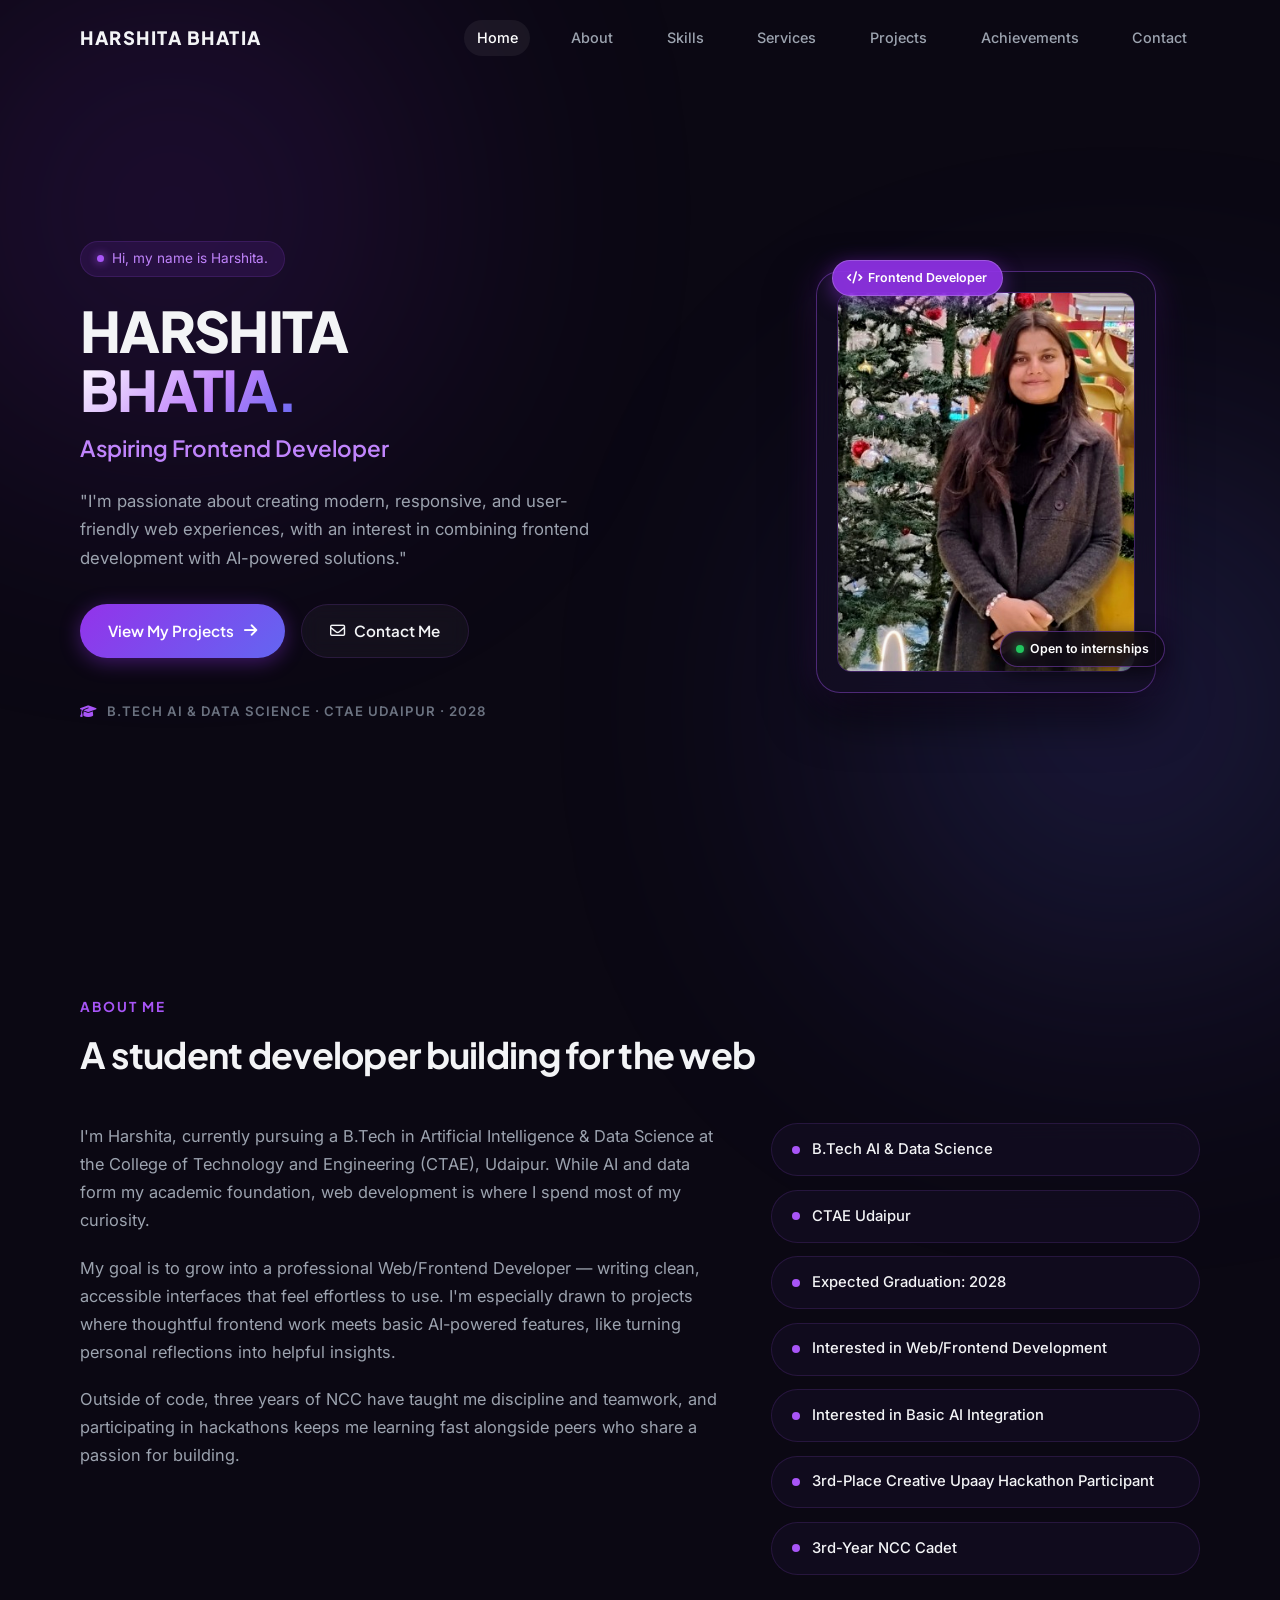
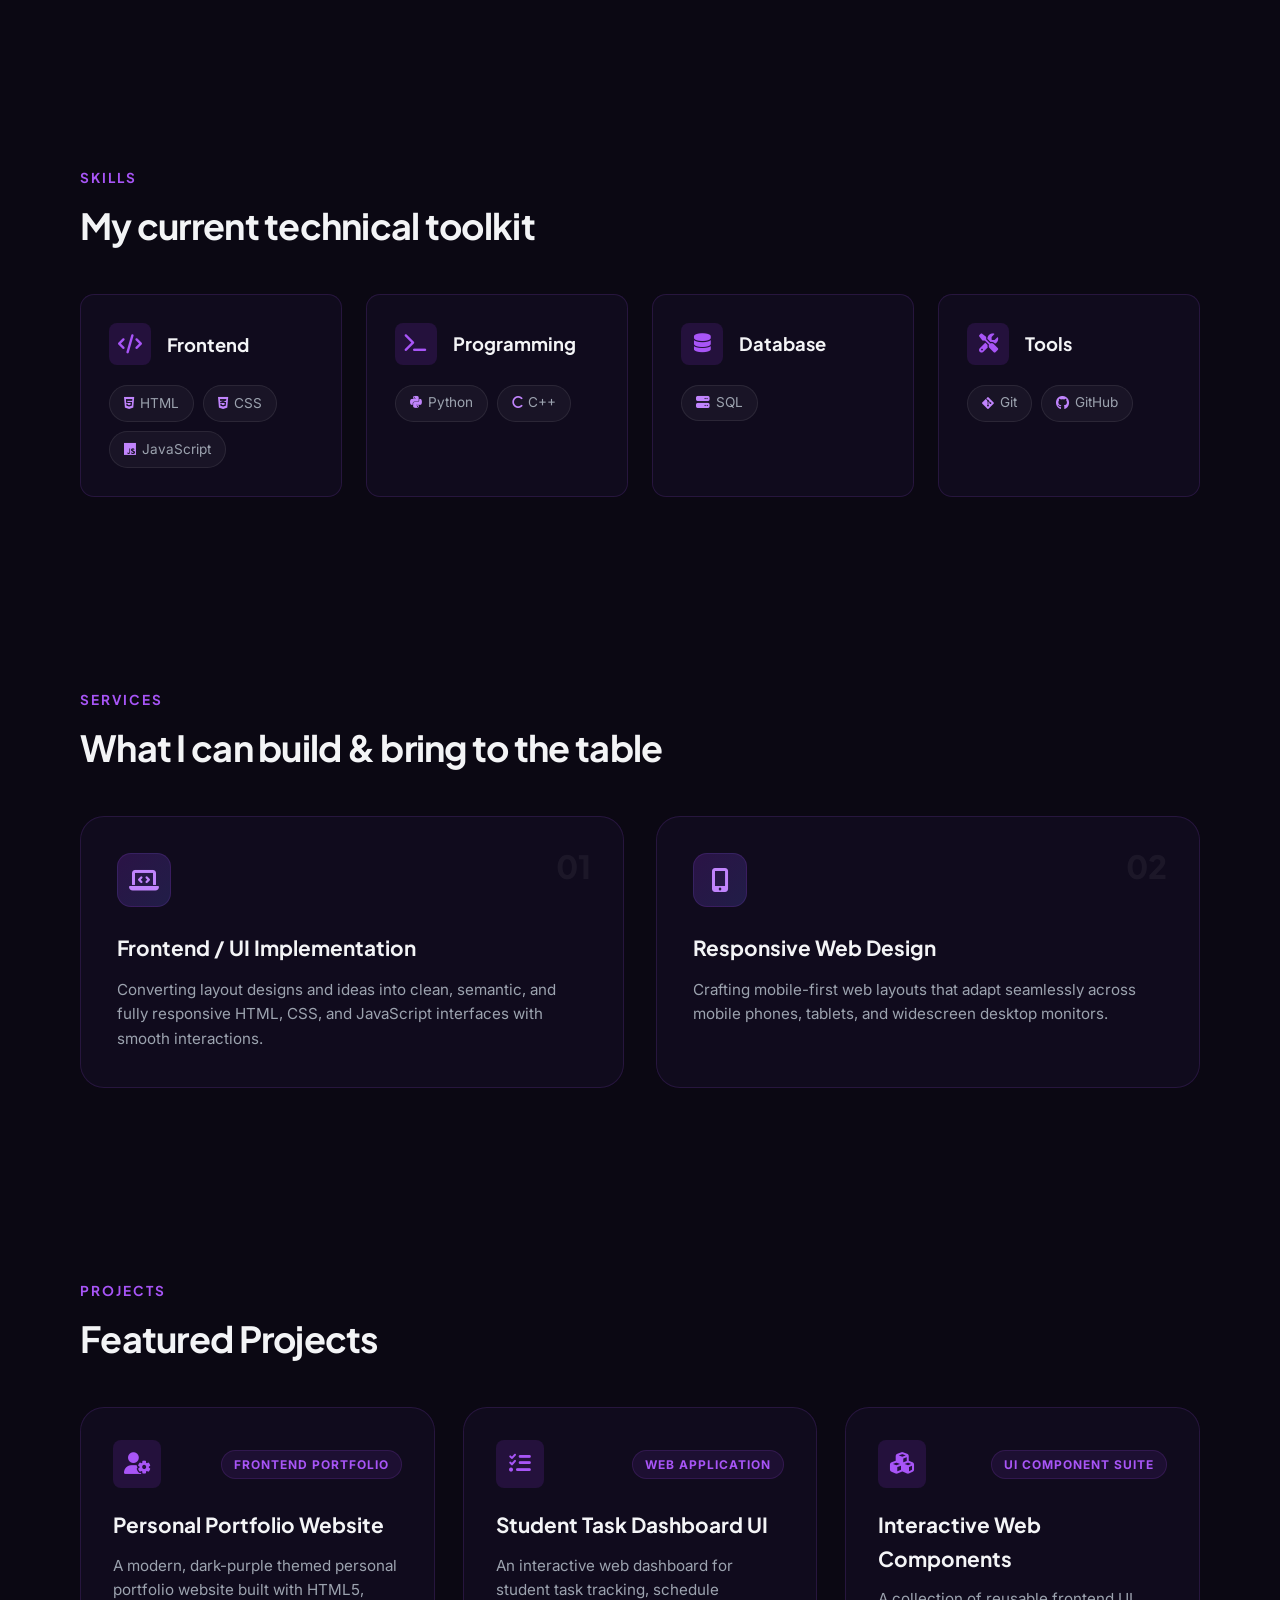
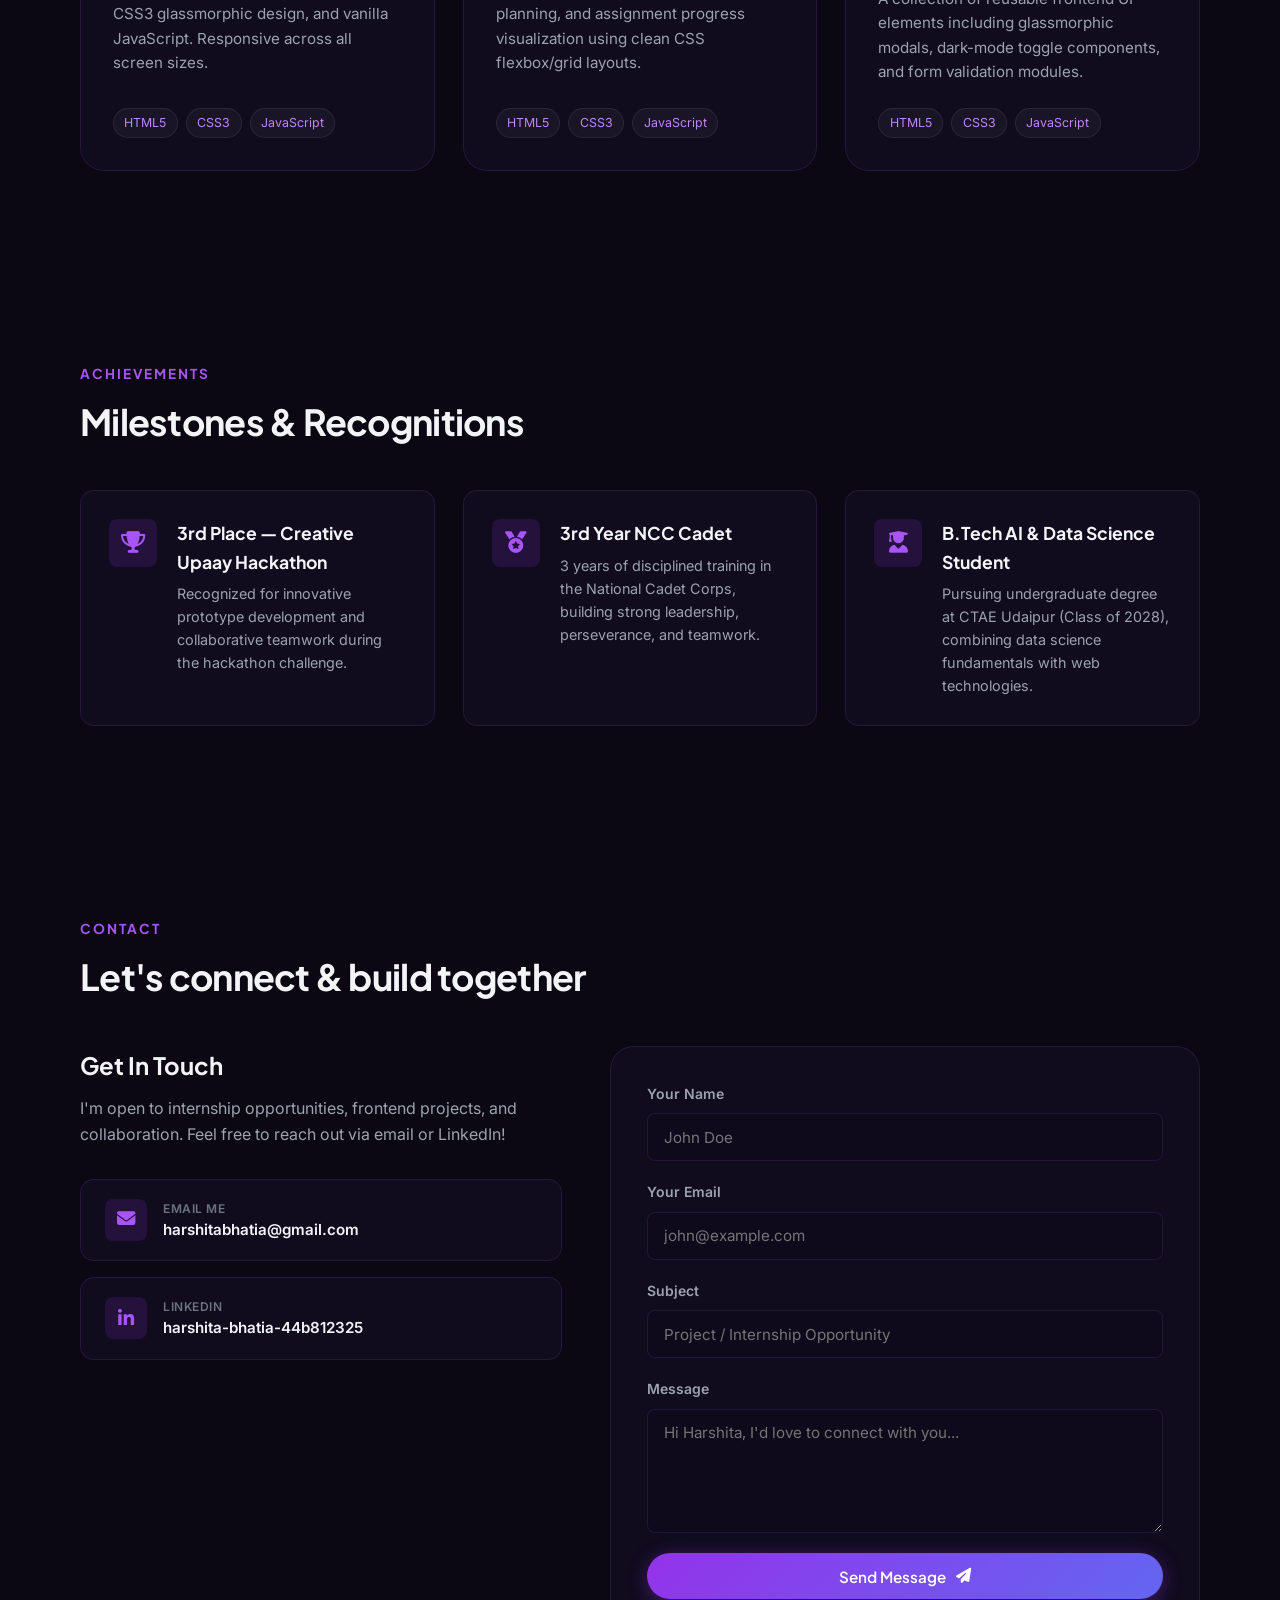
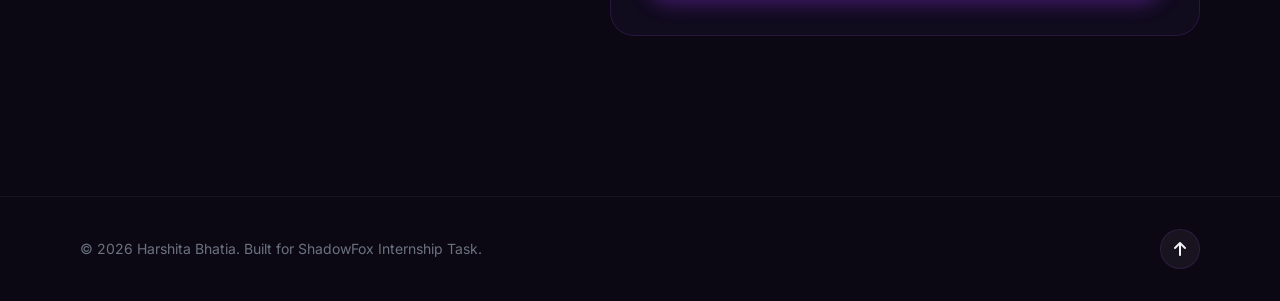
<file: shadow fox/index.html>
<!DOCTYPE html>
<html lang="en">
<head>
    <meta charset="UTF-8">
    <meta name="viewport" content="width=device-width, initial-scale=1.0">
    <title>Harshita Bhatia | Frontend Developer Portfolio</title>
    <meta name="description" content="Personal Portfolio Website of Harshita Bhatia - Aspiring Frontend Developer and Student at CTAE Udaipur. Built for ShadowFox Beginner Task.">
    
    <!-- Favicon Icon -->
    <link rel="icon" type="image/png" href="assets/favicon.png">
    <link rel="apple-touch-icon" href="assets/favicon.png">
    
    <!-- Google Fonts -->
    <link rel="preconnect" href="https://fonts.googleapis.com">
    <link rel="preconnect" href="https://fonts.gstatic.com" crossorigin>
    <link href="https://fonts.googleapis.com/css2?family=Plus+Jakarta+Sans:wght@300;400;500;600;700;800&family=Inter:wght@300;400;500;600&display=swap" rel="stylesheet">
    
    <!-- FontAwesome Icons -->
    <link rel="stylesheet" href="https://cdnjs.cloudflare.com/ajax/libs/font-awesome/6.4.0/css/all.min.css">
    
    <!-- Stylesheet -->
    <link rel="stylesheet" href="styles.css">
</head>
<body>

    <!-- Ambient background glows -->
    <div class="bg-glow bg-glow-1"></div>
    <div class="bg-glow bg-glow-2"></div>

    <!-- Navigation Header -->
    <header class="navbar" id="navbar">
        <div class="container nav-container">
            <a href="#home" class="logo">HARSHITA BHATIA</a>
            
            <nav class="nav-links" id="nav-links">
                <a href="#home" class="nav-link active">Home</a>
                <a href="#about" class="nav-link">About</a>
                <a href="#skills" class="nav-link">Skills</a>
                <a href="#services" class="nav-link">Services</a>
                <a href="#projects" class="nav-link">Projects</a>
                <a href="#achievements" class="nav-link">Achievements</a>
                <a href="#contact" class="nav-link">Contact</a>
            </nav>

            <button class="mobile-toggle" id="mobile-toggle" aria-label="Toggle navigation">
                <i class="fa-solid fa-bars"></i>
            </button>
        </div>
    </header>

    <main>
        <!-- Hero Section -->
        <section class="hero-section" id="home">
            <div class="container hero-container">
                <div class="hero-content reveal">
                    <div class="badge-pill">
                        <span class="badge-dot"></span>
                        Hi, my name is Harshita.
                    </div>
                    
                    <h1 class="hero-title">
                        HARSHITA<br>
                        <span class="gradient-text">BHATIA.</span>
                    </h1>

                    <h2 class="hero-subtitle">Aspiring Frontend Developer</h2>

                    <p class="hero-description">
                        "I'm passionate about creating modern, responsive, and user-friendly web experiences, with an interest in combining frontend development with AI-powered solutions."
                    </p>

                    <div class="hero-cta-group">
                        <a href="#projects" class="btn btn-primary">
                            View My Projects <i class="fa-solid fa-arrow-right"></i>
                        </a>
                        <a href="#contact" class="btn btn-secondary">
                            <i class="fa-regular fa-envelope"></i> Contact Me
                        </a>
                    </div>

                    <div class="education-line">
                        <i class="fa-solid fa-graduation-cap"></i>
                        <span>B.TECH AI & DATA SCIENCE · CTAE UDAIPUR · 2028</span>
                    </div>
                </div>

                <!-- Portrait Card with Harshita's Photo -->
                <div class="hero-visual reveal">
                    <div class="portrait-card">
                        <div class="portrait-badge top-badge">
                            <i class="fa-solid fa-code"></i> Frontend Developer
                        </div>
                        <div class="image-wrapper">
                            <img src="assets/harshita.png" alt="Harshita Bhatia Portrait" class="portrait-img">
                        </div>
                        <div class="portrait-badge bottom-badge">
                            <span class="pulse-dot"></span> Open to internships
                        </div>
                    </div>
                </div>
            </div>
        </section>

        <!-- About Me Section -->
        <section class="section about-section" id="about">
            <div class="container">
                <div class="section-tag">ABOUT ME</div>
                <h2 class="section-title">A student developer building for the web</h2>

                <div class="about-grid">
                    <div class="about-text reveal">
                        <p>
                            I'm Harshita, currently pursuing a B.Tech in Artificial Intelligence & Data Science at the College of Technology and Engineering (CTAE), Udaipur. While AI and data form my academic foundation, web development is where I spend most of my curiosity.
                        </p>
                        <p>
                            My goal is to grow into a professional Web/Frontend Developer — writing clean, accessible interfaces that feel effortless to use. I'm especially drawn to projects where thoughtful frontend work meets basic AI-powered features, like turning personal reflections into helpful insights.
                        </p>
                        <p>
                            Outside of code, three years of NCC have taught me discipline and teamwork, and participating in hackathons keeps me learning fast alongside peers who share a passion for building.
                        </p>
                    </div>

                    <div class="about-highlights reveal">
                        <div class="highlight-pill">
                            <span class="pill-dot"></span> B.Tech AI & Data Science
                        </div>
                        <div class="highlight-pill">
                            <span class="pill-dot"></span> CTAE Udaipur
                        </div>
                        <div class="highlight-pill">
                            <span class="pill-dot"></span> Expected Graduation: 2028
                        </div>
                        <div class="highlight-pill">
                            <span class="pill-dot"></span> Interested in Web/Frontend Development
                        </div>
                        <div class="highlight-pill">
                            <span class="pill-dot"></span> Interested in Basic AI Integration
                        </div>
                        <div class="highlight-pill">
                            <span class="pill-dot"></span> 3rd-Place Creative Upaay Hackathon Participant
                        </div>
                        <div class="highlight-pill">
                            <span class="pill-dot"></span> 3rd-Year NCC Cadet
                        </div>
                    </div>
                </div>
            </div>
        </section>

        <!-- Skills Section -->
        <section class="section skills-section" id="skills">
            <div class="container">
                <div class="section-tag">SKILLS</div>
                <h2 class="section-title">My current technical toolkit</h2>

                <div class="skills-grid">
                    <div class="skill-card reveal">
                        <div class="skill-header">
                            <div class="skill-icon-box"><i class="fa-solid fa-code"></i></div>
                            <h3>Frontend</h3>
                        </div>
                        <div class="skill-tags">
                            <span class="skill-tag"><i class="fa-brands fa-html5"></i> HTML</span>
                            <span class="skill-tag"><i class="fa-brands fa-css3-alt"></i> CSS</span>
                            <span class="skill-tag"><i class="fa-brands fa-js"></i> JavaScript</span>
                        </div>
                    </div>

                    <div class="skill-card reveal">
                        <div class="skill-header">
                            <div class="skill-icon-box"><i class="fa-solid fa-terminal"></i></div>
                            <h3>Programming</h3>
                        </div>
                        <div class="skill-tags">
                            <span class="skill-tag"><i class="fa-brands fa-python"></i> Python</span>
                            <span class="skill-tag"><i class="fa-solid fa-c"></i> C++</span>
                        </div>
                    </div>

                    <div class="skill-card reveal">
                        <div class="skill-header">
                            <div class="skill-icon-box"><i class="fa-solid fa-database"></i></div>
                            <h3>Database</h3>
                        </div>
                        <div class="skill-tags">
                            <span class="skill-tag"><i class="fa-solid fa-server"></i> SQL</span>
                        </div>
                    </div>

                    <div class="skill-card reveal">
                        <div class="skill-header">
                            <div class="skill-icon-box"><i class="fa-solid fa-screwdriver-wrench"></i></div>
                            <h3>Tools</h3>
                        </div>
                        <div class="skill-tags">
                            <span class="skill-tag"><i class="fa-brands fa-git-alt"></i> Git</span>
                            <span class="skill-tag"><i class="fa-brands fa-github"></i> GitHub</span>
                        </div>
                    </div>
                </div>
            </div>
        </section>

        <!-- Services Section -->
        <section class="section services-section" id="services">
            <div class="container">
                <div class="section-tag">SERVICES</div>
                <h2 class="section-title">What I can build & bring to the table</h2>

                <div class="services-grid">
                    <div class="service-card reveal">
                        <div class="service-number">01</div>
                        <div class="service-icon"><i class="fa-solid fa-laptop-code"></i></div>
                        <h3>Frontend / UI Implementation</h3>
                        <p>
                            Converting layout designs and ideas into clean, semantic, and fully responsive HTML, CSS, and JavaScript interfaces with smooth interactions.
                        </p>
                    </div>

                    <div class="service-card reveal">
                        <div class="service-number">02</div>
                        <div class="service-icon"><i class="fa-solid fa-mobile-screen-button"></i></div>
                        <h3>Responsive Web Design</h3>
                        <p>
                            Crafting mobile-first web layouts that adapt seamlessly across mobile phones, tablets, and widescreen desktop monitors.
                        </p>
                    </div>
                </div>
            </div>
        </section>

        <!-- Projects Section -->
        <section class="section projects-section" id="projects">
            <div class="container">
                <div class="section-tag">PROJECTS</div>
                <h2 class="section-title">Featured Projects</h2>

                <div class="projects-grid">
                    <!-- Project 1 -->
                    <div class="project-card reveal">
                        <div class="project-header">
                            <div class="project-icon-box"><i class="fa-solid fa-user-gear"></i></div>
                            <span class="project-tag">Frontend Portfolio</span>
                        </div>
                        <h3 class="project-card-title">Personal Portfolio Website</h3>
                        <p class="project-card-desc">
                            A modern, dark-purple themed personal portfolio website built with HTML5, CSS3 glassmorphic design, and vanilla JavaScript. Responsive across all screen sizes.
                        </p>
                        <div class="project-tech-tags">
                            <span>HTML5</span>
                            <span>CSS3</span>
                            <span>JavaScript</span>
                        </div>
                    </div>

                    <!-- Project 2 -->
                    <div class="project-card reveal">
                        <div class="project-header">
                            <div class="project-icon-box"><i class="fa-solid fa-list-check"></i></div>
                            <span class="project-tag">Web Application</span>
                        </div>
                        <h3 class="project-card-title">Student Task Dashboard UI</h3>
                        <p class="project-card-desc">
                            An interactive web dashboard for student task tracking, schedule planning, and assignment progress visualization using clean CSS flexbox/grid layouts.
                        </p>
                        <div class="project-tech-tags">
                            <span>HTML5</span>
                            <span>CSS3</span>
                            <span>JavaScript</span>
                        </div>
                    </div>

                    <!-- Project 3 -->
                    <div class="project-card reveal">
                        <div class="project-header">
                            <div class="project-icon-box"><i class="fa-solid fa-cubes"></i></div>
                            <span class="project-tag">UI Component Suite</span>
                        </div>
                        <h3 class="project-card-title">Interactive Web Components</h3>
                        <p class="project-card-desc">
                            A collection of reusable frontend UI elements including glassmorphic modals, dark-mode toggle components, and form validation modules.
                        </p>
                        <div class="project-tech-tags">
                            <span>HTML5</span>
                            <span>CSS3</span>
                            <span>JavaScript</span>
                        </div>
                    </div>
                </div>
            </div>
        </section>

        <!-- Achievements Section -->
        <section class="section achievements-section" id="achievements">
            <div class="container">
                <div class="section-tag">ACHIEVEMENTS</div>
                <h2 class="section-title">Milestones & Recognitions</h2>

                <div class="achievements-grid">
                    <div class="achievement-card reveal">
                        <div class="achievement-icon"><i class="fa-solid fa-trophy"></i></div>
                        <div class="achievement-content">
                            <h3>3rd Place — Creative Upaay Hackathon</h3>
                            <p>Recognized for innovative prototype development and collaborative teamwork during the hackathon challenge.</p>
                        </div>
                    </div>

                    <div class="achievement-card reveal">
                        <div class="achievement-icon"><i class="fa-solid fa-medal"></i></div>
                        <div class="achievement-content">
                            <h3>3rd Year NCC Cadet</h3>
                            <p>3 years of disciplined training in the National Cadet Corps, building strong leadership, perseverance, and teamwork.</p>
                        </div>
                    </div>

                    <div class="achievement-card reveal">
                        <div class="achievement-icon"><i class="fa-solid fa-user-graduate"></i></div>
                        <div class="achievement-content">
                            <h3>B.Tech AI & Data Science Student</h3>
                            <p>Pursuing undergraduate degree at CTAE Udaipur (Class of 2028), combining data science fundamentals with web technologies.</p>
                        </div>
                    </div>
                </div>
            </div>
        </section>

        <!-- Contact Section -->
        <section class="section contact-section" id="contact">
            <div class="container">
                <div class="section-tag">CONTACT</div>
                <h2 class="section-title">Let's connect & build together</h2>

                <div class="contact-grid">
                    <div class="contact-info reveal">
                        <h3>Get In Touch</h3>
                        <p>
                            I'm open to internship opportunities, frontend projects, and collaboration. Feel free to reach out via email or LinkedIn!
                        </p>

                        <div class="contact-buttons">
                            <a href="mailto:harshitabhatia@gmail.com" class="contact-btn-card">
                                <div class="contact-btn-icon"><i class="fa-solid fa-envelope"></i></div>
                                <div class="contact-btn-text">
                                    <span class="contact-btn-label">Email Me</span>
                                    <span class="contact-btn-value">harshitabhatia@gmail.com</span>
                                </div>
                            </a>

                            <a href="https://www.linkedin.com/in/harshita-bhatia-44b812325" target="_blank" rel="noopener noreferrer" class="contact-btn-card">
                                <div class="contact-btn-icon"><i class="fa-brands fa-linkedin-in"></i></div>
                                <div class="contact-btn-text">
                                    <span class="contact-btn-label">LinkedIn</span>
                                    <span class="contact-btn-value">harshita-bhatia-44b812325</span>
                                </div>
                            </a>
                        </div>
                    </div>

                    <div class="contact-form-container reveal">
                        <form id="contact-form" class="contact-form">
                            <div class="form-group">
                                <label for="name">Your Name</label>
                                <input type="text" id="name" name="name" required placeholder="John Doe">
                            </div>

                            <div class="form-group">
                                <label for="email">Your Email</label>
                                <input type="email" id="email" name="email" required placeholder="john@example.com">
                            </div>

                            <div class="form-group">
                                <label for="subject">Subject</label>
                                <input type="text" id="subject" name="subject" required placeholder="Project / Internship Opportunity">
                            </div>

                            <div class="form-group">
                                <label for="message">Message</label>
                                <textarea id="message" name="message" rows="5" required placeholder="Hi Harshita, I'd love to connect with you..."></textarea>
                            </div>

                            <button type="submit" class="btn btn-primary btn-block" id="submit-btn">
                                <span>Send Message</span> <i class="fa-solid fa-paper-plane"></i>
                            </button>
                        </form>
                        <div id="form-status" class="form-status"></div>
                    </div>
                </div>
            </div>
        </section>
    </main>

    <!-- Footer -->
    <footer class="footer">
        <div class="container footer-container">
            <p>&copy; 2026 Harshita Bhatia. Built for ShadowFox Internship Task.</p>
            <a href="#home" class="back-to-top" id="back-to-top" aria-label="Back to top">
                <i class="fa-solid fa-arrow-up"></i>
            </a>
        </div>
    </footer>

    <!-- Script -->
    <script src="script.js"></script>
</body>
</html>
</file>
<file: shadow fox/styles.css>
/* ==========================================================================
   HARSHITA BHATIA - FRONTEND DEVELOPER PORTFOLIO
   Built for ShadowFox Internship Beginner Task
   Theme: Dark Purple (#0B0813), Glassmorphic Portrait Frame, Responsive Layout
   ========================================================================== */

/* --- CSS Variables / Tokens --- */
:root {
    --bg-main: #0B0813;
    --bg-card: rgba(20, 14, 36, 0.65);
    --bg-card-hover: rgba(30, 20, 52, 0.85);
    --bg-header: rgba(11, 8, 19, 0.88);
    --bg-input: rgba(15, 10, 28, 0.8);
    
    --primary: #9333ea;
    --primary-glow: #a855f7;
    --primary-light: #c084fc;
    --primary-dark: #6b21a8;
    --accent-indigo: #6366f1;
    
    --text-main: #f3f4f6;
    --text-muted: #9ca3af;
    --text-dim: #6b7280;
    
    --border-light: rgba(168, 85, 247, 0.15);
    --border-glow: rgba(168, 85, 247, 0.4);
    
    --font-heading: 'Plus Jakarta Sans', -apple-system, BlinkMacSystemFont, sans-serif;
    --font-body: 'Inter', -apple-system, BlinkMacSystemFont, sans-serif;
    
    --radius-sm: 8px;
    --radius-md: 14px;
    --radius-lg: 24px;
    --radius-full: 9999px;
    
    --transition: all 0.3s cubic-bezier(0.4, 0, 0.2, 1);
}

/* Reset & Standard Rules */
*, *::before, *::after {
    box-sizing: border-box;
    margin: 0;
    padding: 0;
}

html {
    scroll-behavior: smooth;
    font-size: 16px;
}

body {
    background-color: var(--bg-main);
    color: var(--text-main);
    font-family: var(--font-body);
    line-height: 1.6;
    overflow-x: hidden;
    position: relative;
    min-height: 100vh;
}

a {
    color: inherit;
    text-decoration: none;
    transition: var(--transition);
}

button {
    cursor: pointer;
    border: none;
    outline: none;
    font-family: inherit;
    transition: var(--transition);
}

/* Background Glow Effects */
.bg-glow {
    position: fixed;
    border-radius: 50%;
    filter: blur(140px);
    pointer-events: none;
    z-index: 0;
    opacity: 0.35;
}

.bg-glow-1 {
    top: -10%;
    left: -10%;
    width: 600px;
    height: 600px;
    background: radial-gradient(circle, var(--primary) 0%, transparent 70%);
}

.bg-glow-2 {
    top: 40%;
    right: -15%;
    width: 700px;
    height: 700px;
    background: radial-gradient(circle, var(--accent-indigo) 0%, transparent 70%);
}

.container {
    width: 90%;
    max-width: 1200px;
    margin: 0 auto;
    padding: 0 1rem;
    position: relative;
    z-index: 1;
}

.section {
    padding: 6rem 0;
}

.section-tag {
    font-family: var(--font-heading);
    font-size: 0.85rem;
    font-weight: 700;
    letter-spacing: 2px;
    color: var(--primary-glow);
    text-transform: uppercase;
    margin-bottom: 0.5rem;
}

.section-title {
    font-family: var(--font-heading);
    font-size: 2.25rem;
    font-weight: 700;
    color: var(--text-main);
    margin-bottom: 2.5rem;
    letter-spacing: -0.02em;
}

.gradient-text {
    background: linear-gradient(135deg, #ffffff 0%, var(--primary-light) 60%, var(--accent-indigo) 100%);
    -webkit-background-clip: text;
    -webkit-text-fill-color: transparent;
}

/* Buttons */
.btn {
    display: inline-flex;
    align-items: center;
    justify-content: center;
    gap: 0.6rem;
    padding: 0.85rem 1.75rem;
    font-family: var(--font-heading);
    font-weight: 600;
    font-size: 0.95rem;
    border-radius: var(--radius-full);
    transition: var(--transition);
}

.btn-primary {
    background: linear-gradient(135deg, var(--primary) 0%, var(--accent-indigo) 100%);
    color: #ffffff;
    box-shadow: 0 4px 20px rgba(147, 51, 234, 0.4);
}

.btn-primary:hover {
    transform: translateY(-2px);
    box-shadow: 0 8px 30px rgba(147, 51, 234, 0.6);
    background: linear-gradient(135deg, var(--primary-glow) 0%, var(--primary) 100%);
}

.btn-secondary {
    background: rgba(255, 255, 255, 0.04);
    color: var(--text-main);
    border: 1px solid var(--border-light);
    backdrop-filter: blur(10px);
}

.btn-secondary:hover {
    background: rgba(255, 255, 255, 0.08);
    border-color: var(--primary-glow);
    transform: translateY(-2px);
    color: #ffffff;
}

.btn-block {
    width: 100%;
}

/* Navigation Bar */
.navbar {
    position: fixed;
    top: 0;
    left: 0;
    width: 100%;
    z-index: 1000;
    padding: 1.25rem 0;
    transition: var(--transition);
}

.navbar.scrolled {
    background-color: var(--bg-header);
    backdrop-filter: blur(16px);
    border-bottom: 1px solid var(--border-light);
    padding: 0.85rem 0;
    box-shadow: 0 10px 30px rgba(0, 0, 0, 0.5);
}

.nav-container {
    display: flex;
    align-items: center;
    justify-content: space-between;
}

.logo {
    font-family: var(--font-heading);
    font-weight: 800;
    font-size: 1.15rem;
    letter-spacing: 1.5px;
    color: var(--text-main);
}

.nav-links {
    display: flex;
    align-items: center;
    gap: 1.75rem;
}

.nav-link {
    font-size: 0.9rem;
    font-weight: 500;
    color: var(--text-muted);
    padding: 0.4rem 0.8rem;
    border-radius: var(--radius-full);
}

.nav-link:hover, .nav-link.active {
    color: #ffffff;
    background: rgba(255, 255, 255, 0.06);
}

.mobile-toggle {
    display: none;
    background: transparent;
    color: var(--text-main);
    font-size: 1.4rem;
}

/* Hero Section */
.hero-section {
    min-height: 100vh;
    padding-top: 8rem;
    padding-bottom: 4rem;
    display: flex;
    align-items: center;
}

.hero-container {
    display: grid;
    grid-template-columns: 1.2fr 0.8fr;
    gap: 3rem;
    align-items: center;
}

.badge-pill {
    display: inline-flex;
    align-items: center;
    gap: 0.5rem;
    padding: 0.4rem 1rem;
    background: rgba(147, 51, 234, 0.12);
    border: 1px solid var(--border-light);
    border-radius: var(--radius-full);
    font-size: 0.85rem;
    color: var(--primary-light);
    margin-bottom: 1.5rem;
}

.badge-dot {
    width: 7px;
    height: 7px;
    border-radius: 50%;
    background-color: var(--primary-glow);
    box-shadow: 0 0 10px var(--primary-glow);
}

.hero-title {
    font-family: var(--font-heading);
    font-size: 3.5rem;
    font-weight: 800;
    line-height: 1.05;
    letter-spacing: -0.03em;
    margin-bottom: 0.75rem;
    text-transform: uppercase;
}

.hero-subtitle {
    font-family: var(--font-heading);
    font-size: 1.4rem;
    font-weight: 600;
    color: var(--primary-light);
    margin-bottom: 1.25rem;
}

.hero-description {
    font-size: 1.05rem;
    color: var(--text-muted);
    max-width: 540px;
    margin-bottom: 2rem;
    line-height: 1.7;
}

.hero-cta-group {
    display: flex;
    gap: 1rem;
    margin-bottom: 2.5rem;
    flex-wrap: wrap;
}

.education-line {
    display: inline-flex;
    align-items: center;
    gap: 0.6rem;
    font-size: 0.825rem;
    font-weight: 600;
    letter-spacing: 1px;
    color: var(--text-dim);
    text-transform: uppercase;
}

.education-line i {
    color: var(--primary-glow);
}

/* Hero Portrait Card (Theme Matched) */
.hero-visual {
    display: flex;
    justify-content: center;
}

.portrait-card {
    position: relative;
    background: var(--bg-card);
    border: 1px solid var(--border-glow);
    backdrop-filter: blur(16px);
    border-radius: var(--radius-lg);
    padding: 1.25rem;
    box-shadow: 0 20px 50px rgba(0, 0, 0, 0.7), 0 0 35px rgba(147, 51, 234, 0.25);
    max-width: 340px;
    width: 100%;
}

.image-wrapper {
    width: 100%;
    height: 380px;
    border-radius: var(--radius-md);
    overflow: hidden;
    position: relative;
    border: 1px solid rgba(168, 85, 247, 0.3);
    box-shadow: inset 0 0 20px rgba(11, 8, 19, 0.5);
}

.portrait-img {
    width: 100%;
    height: 100%;
    object-fit: cover;
    object-position: center top;
    transition: transform 0.5s ease;
    filter: brightness(0.96) contrast(1.04);
}

.portrait-card:hover .portrait-img {
    transform: scale(1.04);
}

.portrait-badge {
    position: absolute;
    z-index: 10;
    padding: 0.45rem 0.9rem;
    border-radius: var(--radius-full);
    font-size: 0.775rem;
    font-weight: 600;
    backdrop-filter: blur(12px);
    display: flex;
    align-items: center;
    gap: 0.4rem;
}

.top-badge {
    top: -12px;
    left: 15px;
    background: rgba(147, 51, 234, 0.9);
    color: #ffffff;
    border: 1px solid rgba(255, 255, 255, 0.2);
    box-shadow: 0 6px 20px rgba(147, 51, 234, 0.5);
}

.bottom-badge {
    bottom: 25px;
    right: -10px;
    background: rgba(11, 8, 19, 0.85);
    color: #ffffff;
    border: 1px solid var(--border-glow);
    box-shadow: 0 6px 20px rgba(0, 0, 0, 0.6);
}

.pulse-dot {
    width: 8px;
    height: 8px;
    background-color: #22c55e;
    border-radius: 50%;
    box-shadow: 0 0 10px #22c55e;
    animation: pulse 2s infinite;
}

@keyframes pulse {
    0% { transform: scale(0.95); box-shadow: 0 0 0 0 rgba(34, 197, 94, 0.7); }
    70% { transform: scale(1); box-shadow: 0 0 0 8px rgba(34, 197, 94, 0); }
    100% { transform: scale(0.95); box-shadow: 0 0 0 0 rgba(34, 197, 94, 0); }
}

/* About Section */
.about-grid {
    display: grid;
    grid-template-columns: 1.2fr 0.8fr;
    gap: 3rem;
    align-items: start;
}

.about-text p {
    font-size: 1.025rem;
    color: var(--text-muted);
    margin-bottom: 1.25rem;
    line-height: 1.7;
}

.about-highlights {
    display: flex;
    flex-direction: column;
    gap: 0.85rem;
}

.highlight-pill {
    display: flex;
    align-items: center;
    gap: 0.75rem;
    padding: 0.85rem 1.25rem;
    background: var(--bg-card);
    border: 1px solid var(--border-light);
    backdrop-filter: blur(12px);
    border-radius: var(--radius-full);
    font-size: 0.925rem;
    font-weight: 500;
    color: var(--text-main);
    transition: var(--transition);
}

.highlight-pill:hover {
    border-color: var(--primary-glow);
    transform: translateX(4px);
    background: var(--bg-card-hover);
}

.pill-dot {
    width: 8px;
    height: 8px;
    border-radius: 50%;
    background-color: var(--primary-glow);
    flex-shrink: 0;
}

/* Skills Grid */
.skills-grid {
    display: grid;
    grid-template-columns: repeat(auto-fit, minmax(240px, 1fr));
    gap: 1.5rem;
}

.skill-card {
    background: var(--bg-card);
    border: 1px solid var(--border-light);
    backdrop-filter: blur(16px);
    border-radius: var(--radius-md);
    padding: 1.75rem;
    transition: var(--transition);
}

.skill-card:hover {
    border-color: var(--border-glow);
    transform: translateY(-4px);
    box-shadow: 0 12px 35px rgba(147, 51, 234, 0.15);
}

.skill-header {
    display: flex;
    align-items: center;
    gap: 1rem;
    margin-bottom: 1.25rem;
}

.skill-icon-box {
    width: 42px;
    height: 42px;
    border-radius: var(--radius-sm);
    background: rgba(147, 51, 234, 0.15);
    color: var(--primary-glow);
    display: flex;
    align-items: center;
    justify-content: center;
    font-size: 1.2rem;
}

.skill-header h3 {
    font-family: var(--font-heading);
    font-size: 1.15rem;
    font-weight: 700;
}

.skill-tags {
    display: flex;
    flex-wrap: wrap;
    gap: 0.6rem;
}

.skill-tag {
    display: inline-flex;
    align-items: center;
    gap: 0.4rem;
    padding: 0.4rem 0.85rem;
    background: rgba(255, 255, 255, 0.04);
    border: 1px solid rgba(255, 255, 255, 0.08);
    border-radius: var(--radius-full);
    font-size: 0.85rem;
    color: var(--text-muted);
}

.skill-tag i {
    color: var(--primary-light);
}

/* Services Grid */
.services-grid {
    display: grid;
    grid-template-columns: repeat(auto-fit, minmax(300px, 1fr));
    gap: 2rem;
}

.service-card {
    background: var(--bg-card);
    border: 1px solid var(--border-light);
    backdrop-filter: blur(16px);
    border-radius: var(--radius-lg);
    padding: 2.25rem;
    position: relative;
    transition: var(--transition);
}

.service-card:hover {
    border-color: var(--primary-glow);
    transform: translateY(-5px);
    box-shadow: 0 15px 40px rgba(147, 51, 234, 0.2);
}

.service-number {
    position: absolute;
    top: 1.5rem;
    right: 2rem;
    font-family: var(--font-heading);
    font-size: 2rem;
    font-weight: 800;
    color: rgba(255, 255, 255, 0.05);
}

.service-icon {
    width: 54px;
    height: 54px;
    border-radius: var(--radius-md);
    background: linear-gradient(135deg, rgba(147, 51, 234, 0.2) 0%, rgba(99, 102, 241, 0.2) 100%);
    border: 1px solid var(--border-light);
    color: var(--primary-light);
    display: flex;
    align-items: center;
    justify-content: center;
    font-size: 1.5rem;
    margin-bottom: 1.5rem;
}

.service-card h3 {
    font-family: var(--font-heading);
    font-size: 1.3rem;
    font-weight: 700;
    margin-bottom: 0.85rem;
}

.service-card p {
    font-size: 0.95rem;
    color: var(--text-muted);
    line-height: 1.6;
}

/* Projects Grid */
.projects-grid {
    display: grid;
    grid-template-columns: repeat(auto-fit, minmax(300px, 1fr));
    gap: 1.75rem;
}

.project-card {
    background: var(--bg-card);
    border: 1px solid var(--border-light);
    backdrop-filter: blur(16px);
    border-radius: var(--radius-lg);
    padding: 2rem;
    display: flex;
    flex-direction: column;
    transition: var(--transition);
}

.project-card:hover {
    border-color: var(--border-glow);
    transform: translateY(-5px);
    box-shadow: 0 15px 40px rgba(147, 51, 234, 0.2);
}

.project-header {
    display: flex;
    align-items: center;
    justify-content: space-between;
    margin-bottom: 1.25rem;
}

.project-icon-box {
    width: 48px;
    height: 48px;
    border-radius: var(--radius-sm);
    background: rgba(147, 51, 234, 0.15);
    color: var(--primary-glow);
    display: flex;
    align-items: center;
    justify-content: center;
    font-size: 1.35rem;
}

.project-tag {
    font-size: 0.75rem;
    font-weight: 700;
    color: var(--primary-glow);
    text-transform: uppercase;
    letter-spacing: 1px;
    padding: 0.25rem 0.75rem;
    background: rgba(147, 51, 234, 0.1);
    border: 1px solid var(--border-light);
    border-radius: var(--radius-full);
}

.project-card-title {
    font-family: var(--font-heading);
    font-size: 1.3rem;
    font-weight: 700;
    margin-bottom: 0.75rem;
}

.project-card-desc {
    font-size: 0.95rem;
    color: var(--text-muted);
    line-height: 1.6;
    margin-bottom: 1.5rem;
    flex-grow: 1;
}

.project-tech-tags {
    display: flex;
    flex-wrap: wrap;
    gap: 0.5rem;
}

.project-tech-tags span {
    font-size: 0.775rem;
    padding: 0.25rem 0.65rem;
    background: rgba(255, 255, 255, 0.04);
    border: 1px solid rgba(255, 255, 255, 0.08);
    border-radius: var(--radius-full);
    color: var(--primary-light);
}

/* Achievements */
.achievements-grid {
    display: grid;
    grid-template-columns: repeat(auto-fit, minmax(300px, 1fr));
    gap: 1.75rem;
}

.achievement-card {
    display: flex;
    align-items: flex-start;
    gap: 1.25rem;
    background: var(--bg-card);
    border: 1px solid var(--border-light);
    backdrop-filter: blur(16px);
    border-radius: var(--radius-md);
    padding: 1.75rem;
    transition: var(--transition);
}

.achievement-card:hover {
    border-color: var(--border-glow);
    transform: translateY(-4px);
    box-shadow: 0 12px 35px rgba(147, 51, 234, 0.15);
}

.achievement-icon {
    width: 48px;
    height: 48px;
    border-radius: var(--radius-sm);
    background: rgba(147, 51, 234, 0.15);
    color: var(--primary-glow);
    display: flex;
    align-items: center;
    justify-content: center;
    font-size: 1.35rem;
    flex-shrink: 0;
}

.achievement-content h3 {
    font-family: var(--font-heading);
    font-size: 1.1rem;
    font-weight: 700;
    margin-bottom: 0.4rem;
}

.achievement-content p {
    font-size: 0.9rem;
    color: var(--text-muted);
}

/* Contact Section */
.contact-grid {
    display: grid;
    grid-template-columns: 0.9fr 1.1fr;
    gap: 3rem;
}

.contact-info h3 {
    font-family: var(--font-heading);
    font-size: 1.5rem;
    font-weight: 700;
    margin-bottom: 0.75rem;
}

.contact-info p {
    font-size: 1rem;
    color: var(--text-muted);
    margin-bottom: 2rem;
}

.contact-buttons {
    display: flex;
    flex-direction: column;
    gap: 1rem;
}

.contact-btn-card {
    display: flex;
    align-items: center;
    gap: 1rem;
    padding: 1.15rem 1.5rem;
    background: var(--bg-card);
    border: 1px solid var(--border-light);
    backdrop-filter: blur(16px);
    border-radius: var(--radius-md);
    transition: var(--transition);
}

.contact-btn-card:hover {
    border-color: var(--primary-glow);
    background: var(--bg-card-hover);
    transform: translateX(5px);
}

.contact-btn-icon {
    width: 42px;
    height: 42px;
    border-radius: var(--radius-sm);
    background: rgba(147, 51, 234, 0.15);
    color: var(--primary-glow);
    display: flex;
    align-items: center;
    justify-content: center;
    font-size: 1.15rem;
}

.contact-btn-text {
    display: flex;
    flex-direction: column;
    flex-grow: 1;
}

.contact-btn-label {
    font-size: 0.75rem;
    color: var(--text-dim);
    text-transform: uppercase;
    letter-spacing: 0.5px;
    font-weight: 600;
}

.contact-btn-value {
    font-size: 0.95rem;
    font-weight: 600;
    color: var(--text-main);
}

/* Contact Form */
.contact-form-container {
    background: var(--bg-card);
    border: 1px solid var(--border-light);
    backdrop-filter: blur(16px);
    border-radius: var(--radius-lg);
    padding: 2.25rem;
}

.contact-form {
    display: flex;
    flex-direction: column;
    gap: 1.25rem;
}

.form-group {
    display: flex;
    flex-direction: column;
    gap: 0.5rem;
}

.form-group label {
    font-size: 0.875rem;
    font-weight: 600;
    color: var(--text-muted);
}

.form-group input, .form-group textarea {
    background: var(--bg-input);
    border: 1px solid var(--border-light);
    border-radius: var(--radius-sm);
    padding: 0.85rem 1rem;
    color: var(--text-main);
    font-family: var(--font-body);
    font-size: 0.95rem;
    outline: none;
    transition: var(--transition);
}

.form-group input:focus, .form-group textarea:focus {
    border-color: var(--primary-glow);
    box-shadow: 0 0 15px rgba(168, 85, 247, 0.2);
}

.form-status {
    margin-top: 1rem;
    padding: 0.85rem;
    border-radius: var(--radius-sm);
    font-size: 0.9rem;
    display: none;
}

.form-status.success {
    display: block;
    background: rgba(34, 197, 94, 0.15);
    border: 1px solid rgba(34, 197, 94, 0.3);
    color: #4ade80;
}

.form-status.error {
    display: block;
    background: rgba(239, 68, 68, 0.15);
    border: 1px solid rgba(239, 68, 68, 0.3);
    color: #f87171;
}

/* Footer */
.footer {
    padding: 2rem 0;
    border-top: 1px solid rgba(255, 255, 255, 0.05);
    margin-top: 4rem;
}

.footer-container {
    display: flex;
    align-items: center;
    justify-content: space-between;
}

.footer p {
    font-size: 0.875rem;
    color: var(--text-dim);
}

.back-to-top {
    width: 40px;
    height: 40px;
    border-radius: 50%;
    background: rgba(255, 255, 255, 0.05);
    border: 1px solid var(--border-light);
    color: var(--text-main);
    display: flex;
    align-items: center;
    justify-content: center;
}

.back-to-top:hover {
    background: var(--primary);
    border-color: var(--primary);
    transform: translateY(-3px);
}

/* Scroll Reveal */
.reveal {
    opacity: 0;
    transform: translateY(30px);
    transition: opacity 0.8s cubic-bezier(0.16, 1, 0.3, 1), transform 0.8s cubic-bezier(0.16, 1, 0.3, 1);
}

.reveal.visible {
    opacity: 1;
    transform: translateY(0);
}

/* Responsive Media Queries */
@media (max-width: 992px) {
    .hero-container, .about-grid, .contact-grid {
        grid-template-columns: 1fr;
        gap: 2.5rem;
    }
    .hero-title { font-size: 2.8rem; }
    .hero-visual { order: -1; }
}

@media (max-width: 768px) {
    .section { padding: 4rem 0; }
    .nav-links {
        position: fixed;
        top: 0; right: -100%;
        width: 75%; max-width: 300px; height: 100vh;
        background: #0E0919;
        flex-direction: column;
        justify-content: center;
        gap: 1.5rem; padding: 2rem;
        transition: right 0.4s ease;
        border-left: 1px solid var(--border-light);
    }
    .nav-links.active { right: 0; }
    .mobile-toggle { display: block; z-index: 1001; }
    .hero-title { font-size: 2.2rem; }
    .section-title { font-size: 1.75rem; }
    .footer-container { flex-direction: column; gap: 1rem; text-align: center; }
}
</file>
